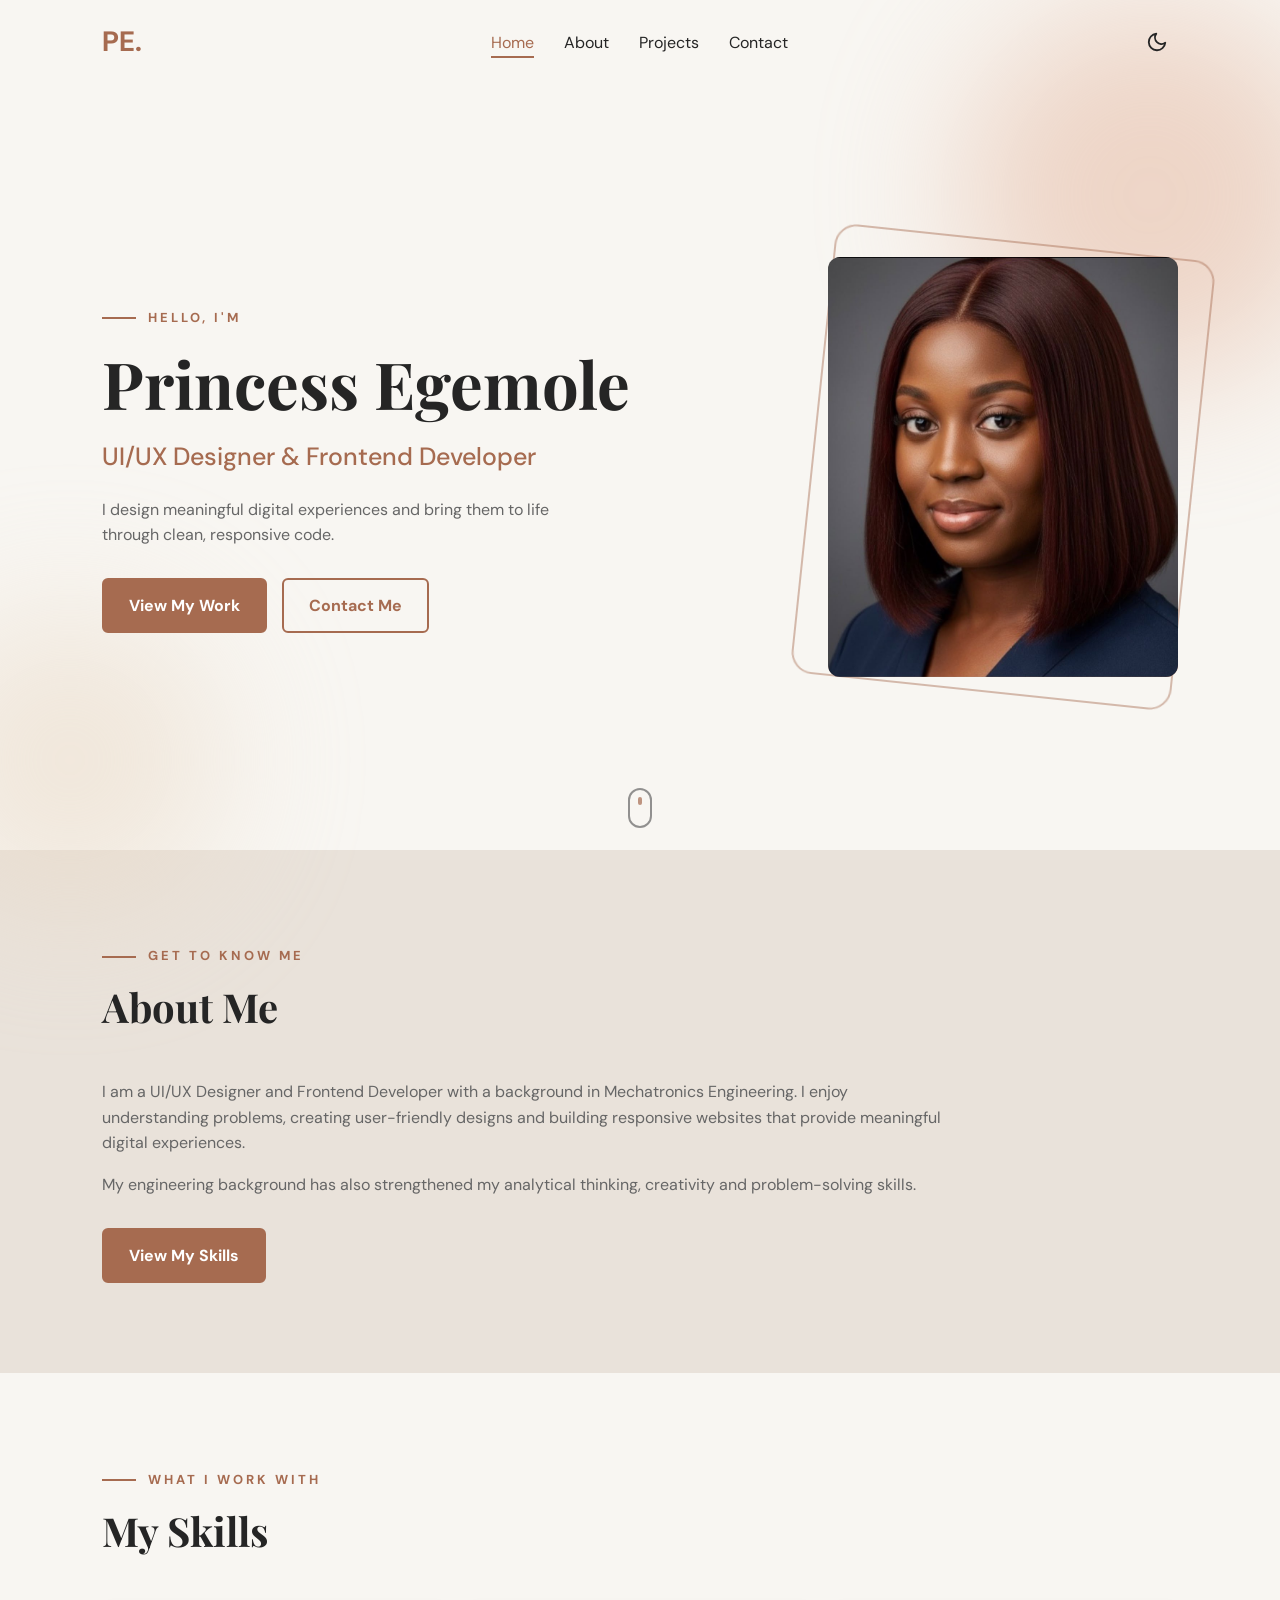
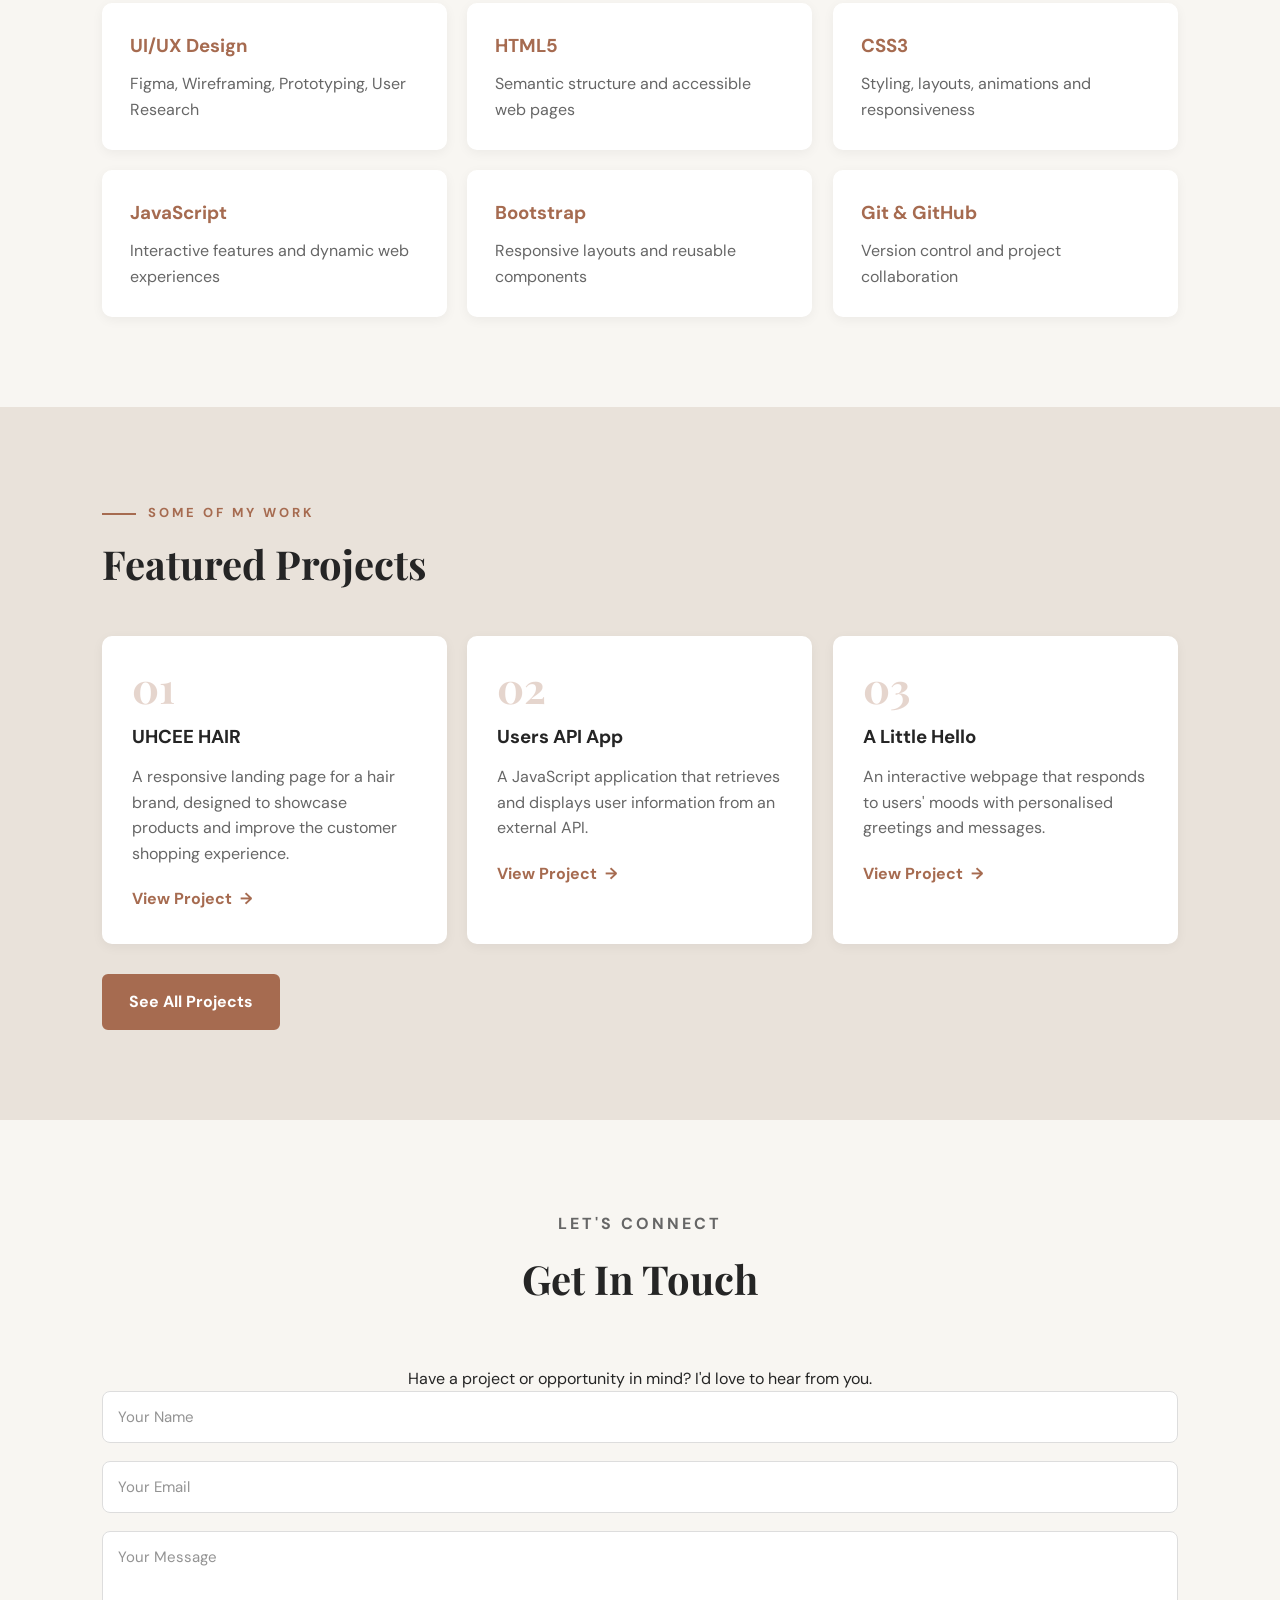
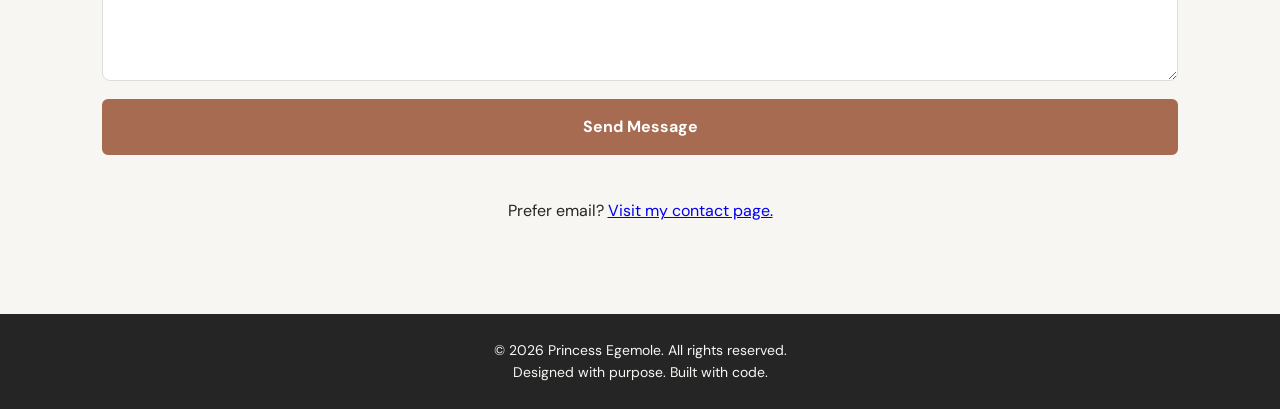
<file: index.html>
<!DOCTYPE html>
<html lang="en">
<head>
    <meta charset="UTF-8">
    <meta name="viewport" content="width=device-width, initial-scale=1.0">

    <meta name="description" content="Princess Egemole is a UI/UX Designer and Frontend Developer who designs meaningful digital experiences and builds them with clean, responsive code.">

    <meta name="theme-color" content="#F8F6F2">

    <title>Princess Egemole | UI/UX Designer & Frontend Developer</title>

    <!-- Apply saved theme before the page loads -->
    <script>
        (function () {
            var root = document.documentElement;
            root.classList.add("js");

            var theme = null;

            try {
                theme = localStorage.getItem("theme");
            } catch (e) {}

            if (!theme) {
                theme = window.matchMedia("(prefers-color-scheme: dark)").matches
                    ? "dark"
                    : "light";
            }

            root.dataset.theme = theme;
        })();
    </script>

    <!-- Google Fonts -->
    <link rel="preconnect" href="https://fonts.googleapis.com">
    <link rel="preconnect" href="https://fonts.gstatic.com" crossorigin>

    <link href="https://fonts.googleapis.com/css2?family=DM+Sans:wght@400;500;700&family=Playfair+Display:wght@600;700&display=swap" rel="stylesheet">

    <!-- Custom CSS -->
    <link rel="stylesheet" href="style.css">
</head>

<body>

    <!-- Skip Link -->
    <a href="#home" class="skip-link">Skip to content</a>

    <!-- Scroll Progress -->
    <div class="scroll-progress" aria-hidden="true"></div>


    <!-- Navigation -->
    <header>
        <nav class="navbar" aria-label="Main navigation">

            <a href="index.html" class="logo">PE.</a>

            <button
                class="menu-toggle"
                id="menu-toggle"
                type="button"
                aria-label="Open navigation"
                aria-expanded="false"
                aria-controls="nav-links">

                <span></span>
                <span></span>
                <span></span>

            </button>

            <ul class="nav-links" id="nav-links">

                <li>
                    <a href="index.html" class="active" aria-current="page">
                        Home
                    </a>
                </li>

                <li>
                    <a href="about.html">About</a>
                </li>

                <li>
                    <a href="project.html">Projects</a>
                </li>

                <li>
                    <a href="contact.html">Contact</a>
                </li>

            </ul>

            
<button class="theme-toggle" id="theme-toggle" aria-label="Toggle dark mode">
    <svg class="sun-icon" viewBox="0 0 24 24" fill="none" stroke="currentColor" stroke-width="2">
        <circle cx="12" cy="12" r="4"></circle>
        <path d="M12 2v2M12 20v2M4.93 4.93l1.42 1.42M17.65 17.65l1.42 1.42M2 12h2M20 12h2M4.93 19.07l1.42-1.42M17.65 6.35l1.42-1.42"></path>
    </svg>

    <svg class="moon-icon" viewBox="0 0 24 24" fill="none" stroke="currentColor" stroke-width="2">
        <path d="M21 12.79A9 9 0 1 1 11.21 3 7 7 0 0 0 21 12.79z"></path>
    </svg>
</button>


        </nav>
    </header>


    <main>

        <!-- Hero Section -->
        <section class="hero" id="home">

            <span class="orb orb-1" aria-hidden="true"></span>
            <span class="orb orb-2" aria-hidden="true"></span>

            <div class="hero-content">

                <p class="intro rise" style="--d:100">
                    HELLO, I'M
                </p>

                <h1>
                    <span class="word">
                        <span class="word-inner" style="--d:250">Princess</span>
                    </span>

                    <span class="word">
                        <span class="word-inner" style="--d:380">Egemole</span>
                    </span>
                </h1>

                <h2 class="rise" style="--d:560">
                    UI/UX Designer & Frontend Developer
                </h2>

                <p class="hero-description rise" style="--d:700">
                    I design meaningful digital experiences and bring
                    them to life through clean, responsive code.
                </p>

                <div class="hero-buttons rise" style="--d:850">

                    <a href="project.html" class="btn">
                        View My Work
                    </a>

                    <a href="contact.html" class="btn secondary-btn">
                        Contact Me
                    </a>

                </div>

            </div>


            <div class="hero-image">

                <div class="image-ring" aria-hidden="true"></div>

                <div class="image-frame">
                    <img
                        src="images/headshot.jpg"
                        alt="Portrait of Princess Egemole"
                        width="350"
                        height="420">
                </div>

            </div>

            <a
                href="#about"
                class="scroll-hint"
                aria-label="Scroll to the about section">

                <span></span>

            </a>

        </section>


        <!-- About Section -->
        <section class="about section-padding" id="about">

            <div class="section-heading" data-reveal>

                <p class="intro">GET TO KNOW ME</p>

                <h2>About Me</h2>

            </div>

            <p data-reveal>
                I am a UI/UX Designer and Frontend Developer with a background
                in Mechatronics Engineering. I enjoy understanding problems,
                creating user-friendly designs and building responsive
                websites that provide meaningful digital experiences.
            </p>

            <p data-reveal style="--delay:120ms">
                My engineering background has also strengthened my analytical
                thinking, creativity and problem-solving skills.
            </p>



            <div class="hero-buttons" data-reveal>
                <a href="about.html" class="btn">
                    View My Skills
                </a>
            </div>

        </section>


        <!-- Skills Section -->
        <section class="skills section-padding" id="skills">

            <div class="section-heading" data-reveal>

                <p class="intro">WHAT I WORK WITH</p>

                <h2>My Skills</h2>

            </div>

            <div class="skills-container">

                <div class="skill-card">
                    <h3>UI/UX Design</h3>
                    <p>Figma, Wireframing, Prototyping, User Research</p>
                </div>

                <div class="skill-card">
                    <h3>HTML5</h3>
                    <p>Semantic structure and accessible web pages</p>
                </div>

                <div class="skill-card">
                    <h3>CSS3</h3>
                    <p>Styling, layouts, animations and responsiveness</p>
                </div>

                <div class="skill-card">
                    <h3>JavaScript</h3>
                    <p>Interactive features and dynamic web experiences</p>
                </div>

                <div class="skill-card">
                    <h3>Bootstrap</h3>
                    <p>Responsive layouts and reusable components</p>
                </div>

                <div class="skill-card">
                    <h3>Git & GitHub</h3>
                    <p>Version control and project collaboration</p>
                </div>

            </div>

        </section>


        <!-- Projects Section -->
        <section class="projects section-padding" id="projects">

            <div class="section-heading" data-reveal>

                <p class="intro">SOME OF MY WORK</p>

                <h2>Featured Projects</h2>

            </div>

            <div class="projects-container">

                <div class="project-card">

                    <div class="project-content">

                        <h3>UHCEE HAIR</h3>

                        <p>
                            A responsive landing page for a hair brand,
                            designed to showcase products and improve
                            the customer shopping experience.
                        </p>

                        <a href="project.html"
                           class="project-link"
                           target="_blank"
                           rel="noopener noreferrer">

                            View Project
                            <span class="arrow" aria-hidden="true">→</span>

                        </a>

                    </div>

                </div>


                <div class="project-card">

                    <div class="project-content">

                        <h3>Users API App</h3>

                        <p>
                            A JavaScript application that retrieves and
                            displays user information from an external API.
                        </p>

                        <a href="project.html"
                           class="project-link">

                            View Project
                            <span class="arrow" aria-hidden="true">→</span>

                        </a>

                    </div>

                </div>


                <div class="project-card">

                    <div class="project-content">

                        <h3>A Little Hello</h3>

                        <p>
                            An interactive webpage that responds to users'
                            moods with personalised greetings and messages.
                        </p>

                        <a href="project.html"
                           class="project-link">

                            View Project
                            <span class="arrow" aria-hidden="true">→</span>

                        </a>

                    </div>

                </div>

            </div>

            <div class="hero-buttons" data-reveal>
                <a href="project.html" class="btn">
                    See All Projects
                </a>
            </div>

        </section>


        <!-- Contact Section -->
        <section class="contact section-padding" id="contact">

            <div class="section-heading" data-reveal>

                <p class="intro">LET'S CONNECT</p>

                <h2>Get In Touch</h2>

            </div>

            <p data-reveal>
                Have a project or opportunity in mind?
                I'd love to hear from you.
            </p>

            <form
                id="home-contact-form"
                action="https://formspree.io/f/mrpqgqzr"
                method="post"
                novalidate
                data-reveal
                style="--delay:120ms">

                <input
                    type="text"
                    id="name"
                    name="name"
                    placeholder="Your Name"
                    aria-label="Your name"
                    autocomplete="name"
                    required>

                <input
                    type="email"
                    id="email"
                    name="email"
                    placeholder="Your Email"
                    aria-label="Your email"
                    autocomplete="email"
                    required>

                <textarea
                    id="message"
                    name="message"
                    placeholder="Your Message"
                    aria-label="Your message"
                    required
                    minlength="10"></textarea>

                <button type="submit" class="btn">
                    Send Message
                </button>

                <p
                    id="form-feedback"
                    role="status"
                    aria-live="polite">
                </p>

            </form>

            <p data-reveal>
                Prefer email?
                <a href="contact.html">Visit my contact page.</a>
            </p>

        </section>

    </main>


    <!-- Footer -->
    <footer>

        <p>© 2026 Princess Egemole. All rights reserved.</p>

        <p>Designed with purpose. Built with code.</p>

    </footer>


    <!-- Custom JavaScript -->
    <script src="script.js"></script>

</body>
</html>
</file>
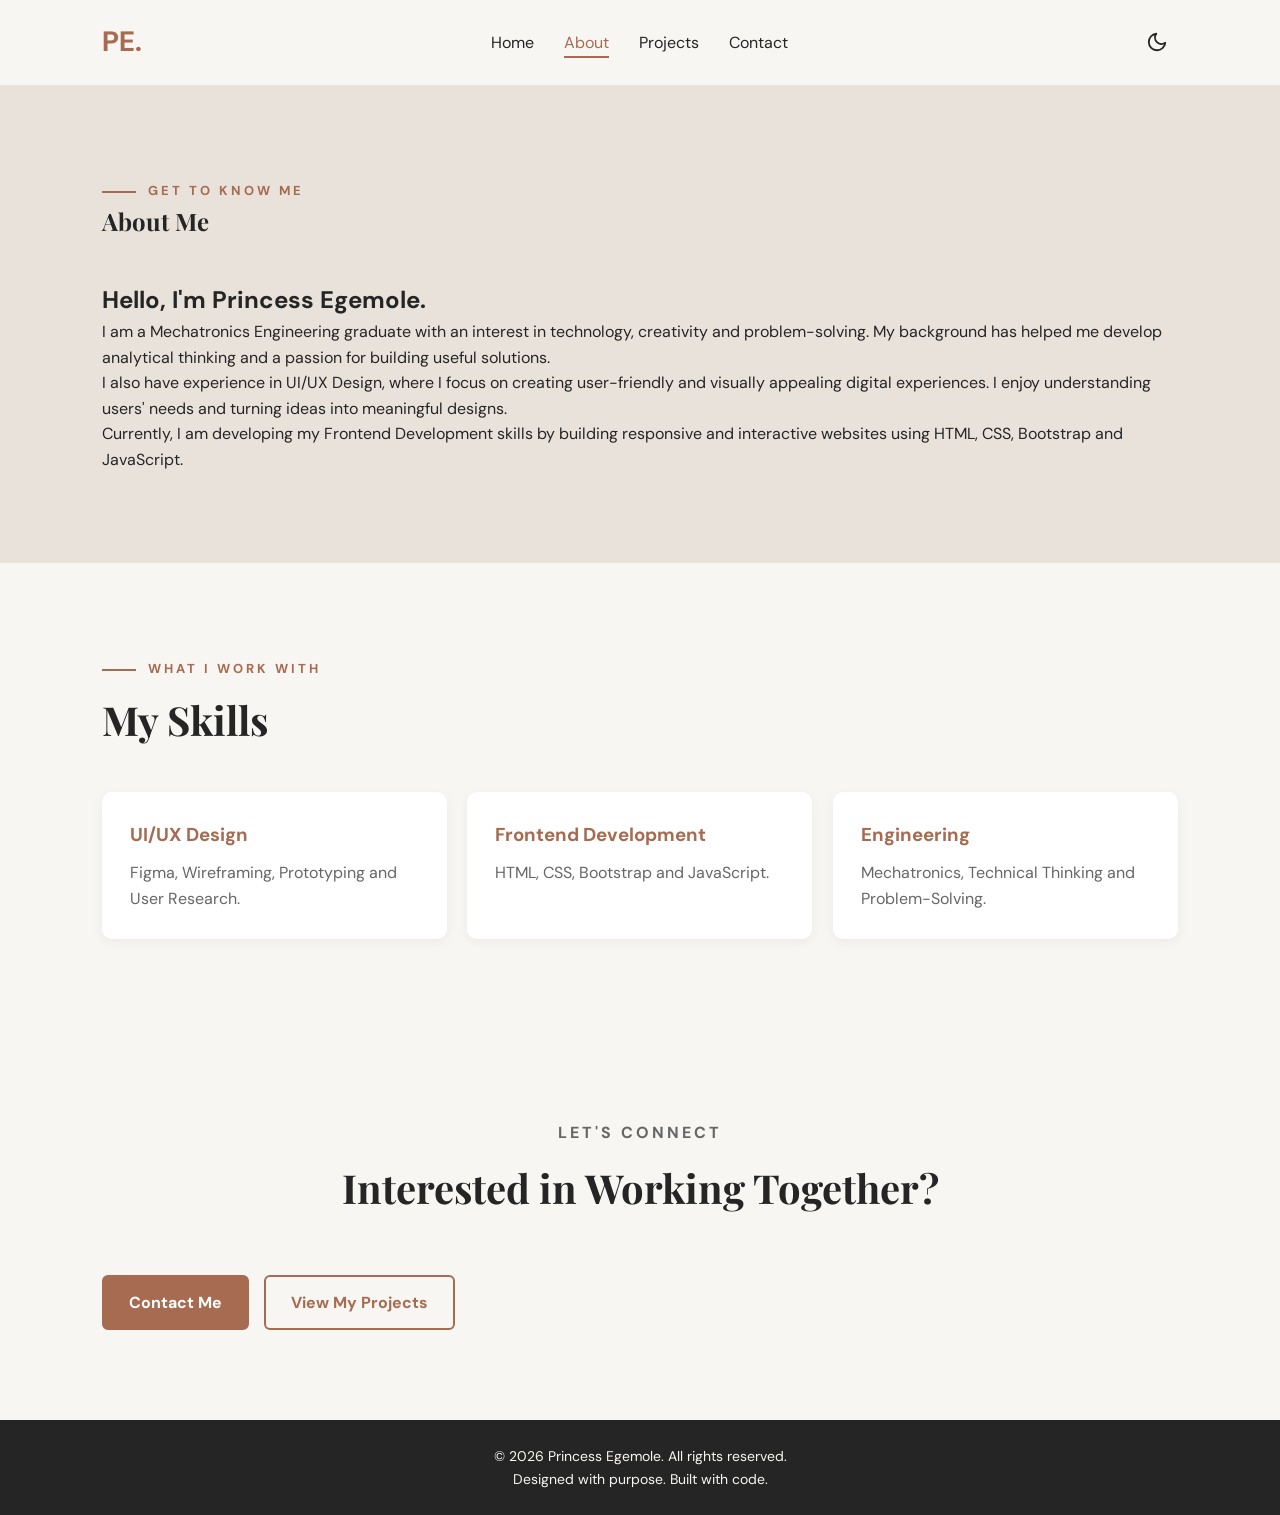
<file: about.html>
<!DOCTYPE html>
<html lang="en">
<head>
    <meta charset="UTF-8">
    <meta name="viewport" content="width=device-width, initial-scale=1.0">

    <meta name="description" content="Learn more about Princess Egemole, her background in Mechatronics Engineering, UI/UX Design and Frontend Development.">

    <meta name="theme-color" content="#F8F6F2">

    <title>About Me | Princess Egemole</title>

    <!-- Apply saved theme before the page loads -->
    <script>
        (function () {
            var root = document.documentElement;
            root.classList.add("js");

            var theme = null;

            try {
                theme = localStorage.getItem("theme");
            } catch (e) {}

            if (!theme) {
                theme = window.matchMedia("(prefers-color-scheme: dark)").matches
                    ? "dark"
                    : "light";
            }

            root.dataset.theme = theme;
        })();
    </script>

    <!-- Google Fonts -->
    <link rel="preconnect" href="https://fonts.googleapis.com">
    <link rel="preconnect" href="https://fonts.gstatic.com" crossorigin>

    <link href="https://fonts.googleapis.com/css2?family=DM+Sans:wght@400;500;700&family=Playfair+Display:wght@600;700&display=swap" rel="stylesheet">

    <!-- Custom CSS -->
    <link rel="stylesheet" href="style.css">
</head>

<body>

    <!-- Skip Link -->
    <a href="#about" class="skip-link">Skip to content</a>

    <!-- Scroll Progress -->
    <div class="scroll-progress" aria-hidden="true"></div>


    <!-- Navigation -->
    <header>
        <nav class="navbar" aria-label="Main navigation">

            <a href="index.html" class="logo">PE.</a>

            <button
                class="menu-toggle"
                id="menu-toggle"
                type="button"
                aria-label="Open navigation"
                aria-expanded="false"
                aria-controls="nav-links">

                <span></span>
                <span></span>
                <span></span>

            </button>

            <ul class="nav-links" id="nav-links">

                <li>
                    <a href="index.html">Home</a>
                </li>

                <li>
                    <a href="about.html" class="active" aria-current="page">
                        About
                    </a>
                </li>

                <li>
                    <a href="project.html">Projects</a>
                </li>

                <li>
                    <a href="contact.html">Contact</a>
                </li>

            </ul>

            
<button class="theme-toggle" id="theme-toggle" aria-label="Toggle dark mode">
    <svg class="sun-icon" viewBox="0 0 24 24" fill="none" stroke="currentColor" stroke-width="2">
        <circle cx="12" cy="12" r="4"></circle>
        <path d="M12 2v2M12 20v2M4.93 4.93l1.42 1.42M17.65 17.65l1.42 1.42M2 12h2M20 12h2M4.93 19.07l1.42-1.42M17.65 6.35l1.42-1.42"></path>
    </svg>

    <svg class="moon-icon" viewBox="0 0 24 24" fill="none" stroke="currentColor" stroke-width="2">
        <path d="M21 12.79A9 9 0 1 1 11.21 3 7 7 0 0 0 21 12.79z"></path>
    </svg>
</button>

        </nav>
    </header>


    <main>

        <!-- About Section -->
        <section class="about section-padding" id="about">

            <div class="section-heading" data-reveal>

                <p class="intro">GET TO KNOW ME</p>

                <h1>About Me</h1>

            </div>

            <div class="about-content" data-reveal>

                <h2>Hello, I'm Princess Egemole.</h2>

                <p>
                    I am a Mechatronics Engineering graduate with an interest
                    in technology, creativity and problem-solving. My background
                    has helped me develop analytical thinking and a passion
                    for building useful solutions.
                </p>

                <p>
                    I also have experience in UI/UX Design, where I focus on
                    creating user-friendly and visually appealing digital
                    experiences. I enjoy understanding users' needs and turning
                    ideas into meaningful designs.
                </p>

                <p>
                    Currently, I am developing my Frontend Development skills
                    by building responsive and interactive websites using
                    HTML, CSS, Bootstrap and JavaScript.
                </p>

            </div>

        </section>


        <!-- Skills Section -->
        <section class="skills section-padding" id="skills">

            <div class="section-heading" data-reveal>

                <p class="intro">WHAT I WORK WITH</p>

                <h2>My Skills</h2>

            </div>

            <div class="skills-container">

                <div class="skill-card" data-reveal>

                    <h3>UI/UX Design</h3>

                    <p>
                        Figma, Wireframing, Prototyping and User Research.
                    </p>

                </div>

                <div class="skill-card" data-reveal>

                    <h3>Frontend Development</h3>

                    <p>
                        HTML, CSS, Bootstrap and JavaScript.
                    </p>

                </div>

                <div class="skill-card" data-reveal>

                    <h3>Engineering</h3>

                    <p>
                        Mechatronics, Technical Thinking and Problem-Solving.
                    </p>

                </div>

            </div>

        </section>


        <!-- Call to Action -->
        <section class="contact section-padding">

            <div class="section-heading" data-reveal>

                <p class="intro">LET'S CONNECT</p>

                <h2>Interested in Working Together?</h2>

            </div>

            <div class="hero-buttons" data-reveal>

                <a href="contact.html" class="btn">
                    Contact Me
                </a>

                <a href="project.html" class="btn secondary-btn">
                    View My Projects
                </a>

            </div>

        </section>

    </main>


    <!-- Footer -->
    <footer>

        <p>© 2026 Princess Egemole. All rights reserved.</p>

        <p>Designed with purpose. Built with code.</p>

    </footer>


    <!-- Custom JavaScript -->
    <script src="script.js"></script>

</body>
</html>
</file>
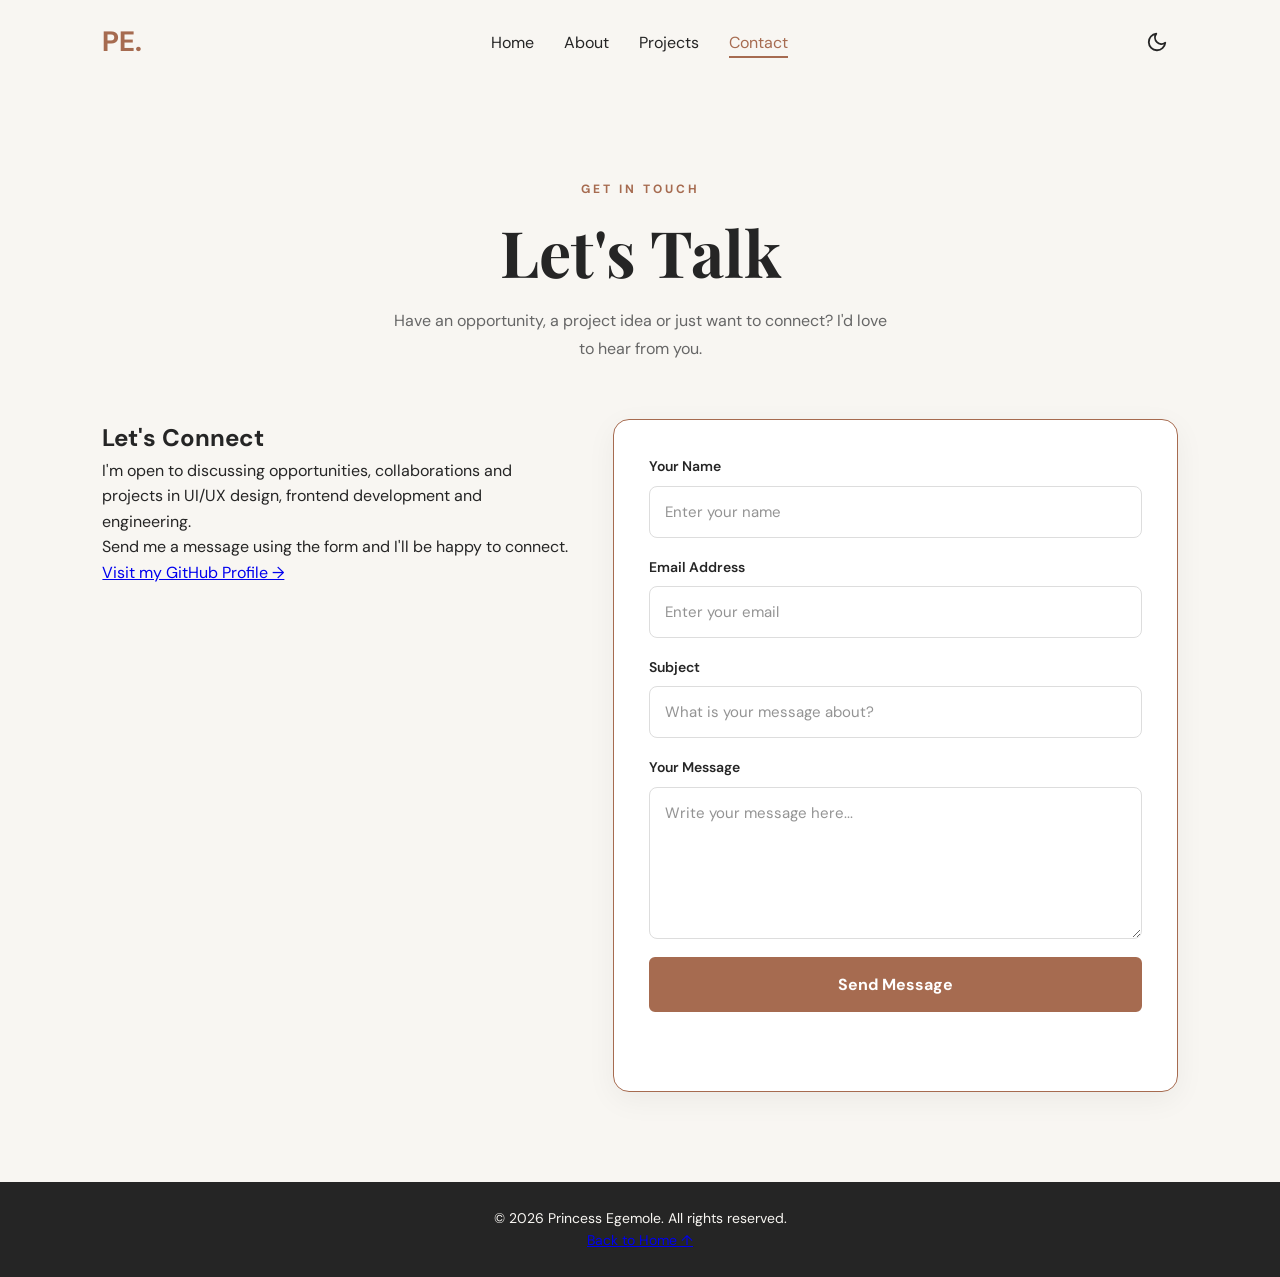
<file: contact.html>
<!DOCTYPE html>
<html lang="en">
<head>
    <meta charset="UTF-8">
    <meta name="viewport" content="width=device-width, initial-scale=1.0">

    <meta name="description" content="Get in touch with Princess Egemole for collaborations, opportunities and projects.">

    <meta name="theme-color" content="#ffffff">

    <title>Contact | Princess Egemole</title>

    <script>
        (function () {
            document.documentElement.classList.add("js");

            const savedTheme = localStorage.getItem("theme");
            const preferredTheme = window.matchMedia("(prefers-color-scheme: dark)").matches
                ? "dark"
                : "light";

            document.documentElement.setAttribute(
                "data-theme",
                savedTheme || preferredTheme
            );
        })();
    </script>

    <link rel="preconnect" href="https://fonts.googleapis.com">
    <link rel="preconnect" href="https://fonts.gstatic.com" crossorigin>

    <link href="https://fonts.googleapis.com/css2?family=DM+Sans:wght@400;500;600;700&family=Playfair+Display:wght@500;600;700&display=swap" rel="stylesheet">

    <link rel="stylesheet" href="style.css">
</head>

<body>

    <a href="#main-content" class="skip-link">Skip to content</a>

    <div class="scroll-progress"></div>

    <!-- Navigation -->
    <header class="navbar">

        <a href="index.html" class="logo">PE.</a>

        <nav>
            <ul class="nav-links" id="nav-links">
                <li><a href="index.html">Home</a></li>
                <li><a href="about.html">About</a></li>
                <li><a href="project.html">Projects</a></li>
                <li><a href="contact.html" class="active" aria-current="page">Contact</a></li>
            </ul>
        </nav>

        <div class="nav-actions">

            <button class="theme-toggle" id="theme-toggle" type="button" aria-label="Toggle dark mode">

                <svg class="sun-icon" viewBox="0 0 24 24" fill="none" stroke="currentColor" stroke-width="2">
                    <circle cx="12" cy="12" r="4"></circle>
                    <path d="M12 2v2M12 20v2M4.93 4.93l1.42 1.42M17.65 17.65l1.42 1.42M2 12h2M20 12h2M4.93 19.07l1.42-1.42M17.65 6.35l1.42-1.42"></path>
                </svg>

                <svg class="moon-icon" viewBox="0 0 24 24" fill="none" stroke="currentColor" stroke-width="2">
                    <path d="M21 12.79A9 9 0 1 1 11.21 3 7 7 0 0 0 21 12.79z"></path>
                </svg>

            </button>

            <button class="menu-toggle" id="menu-toggle" type="button" aria-label="Open navigation menu" aria-expanded="false">
                <span></span>
                <span></span>
                <span></span>
            </button>

        </div>

    </header>

    <main id="main-content">

        <!-- Contact Section -->
        <section class="contact section-padding" id="contact">

            <div class="section-heading" data-reveal>

                <span class="section-label">GET IN TOUCH</span>

                <h1>Let's Talk</h1>

                <p>
                    Have an opportunity, a project idea or just want to connect?
                    I'd love to hear from you.
                </p>

            </div>

            <div class="contact-container" data-reveal>

                <div class="contact-info">

                    <h2>Let's Connect</h2>

                    <p>
                        I'm open to discussing opportunities, collaborations
                        and projects in UI/UX design, frontend development
                        and engineering.
                    </p>

                    <p>
                        Send me a message using the form and I'll be happy
                        to connect.
                    </p>

                    <a href="https://github.com/princessbuilds"
                       target="_blank"
                       rel="noopener noreferrer">
                        Visit my GitHub Profile →
                    </a>

                </div>

                <!-- Form Card -->
                <div class="contact-form-card">

                    <form id="contact-form" action="https://formspree.io/f/mrpqgqzr" method="POST" novalidate>

                        <div class="form-group">
                            <label for="name">Your Name</label>
                            <input
                                type="text"
                                id="name"
                                name="name"
                                placeholder="Enter your name"
                                required
                            >
                        </div>

                        <div class="form-group">
                            <label for="email">Email Address</label>
                            <input
                                type="email"
                                id="email"
                                name="email"
                                placeholder="Enter your email"
                                required
                            >
                        </div>

                        <div class="form-group">
                            <label for="subject">Subject</label>
                            <input
                                type="text"
                                id="subject"
                                name="subject"
                                placeholder="What is your message about?"
                                required
                            >
                        </div>

                        <div class="form-group">
                            <label for="message">Your Message</label>
                            <textarea
                                id="message"
                                name="message"
                                rows="6"
                                placeholder="Write your message here..."
                                required
                            ></textarea>
                        </div>

                        <button type="submit" class="btn btn-primary">
                            Send Message
                        </button>

                        <p id="form-feedback" role="status" aria-live="polite"></p>

                    </form>

                </div>

            </div>

        </section>

    </main>

    <!-- Footer -->
    <footer class="footer">

        <p>© 2026 Princess Egemole. All rights reserved.</p>

        <a href="index.html">Back to Home ↑</a>

    </footer>

    <script src="script.js"></script>

</body>
</html>
</file>
<file: style.css>
/* =========================================================
   DESIGN TOKENS
   ========================================================= */

:root {
    --bg: #F8F6F2;
    --bg-alt: #E9E2DA;
    --surface: #FFFFFF;
    --text: #252525;
    --muted: #666666;
    --accent: #A66B50;
    --accent-dark: #87543D;
    --on-accent: #FFFFFF;
    --border: #DDDDDD;
    --error: #C0392B;
    --footer-bg: #252525;
    --shadow-sm: 0 3px 12px rgba(0, 0, 0, 0.05);
    --shadow-lg: 0 18px 40px rgba(0, 0, 0, 0.12);

    --ease-out: cubic-bezier(0.22, 1, 0.36, 1);
    --ease-spring: cubic-bezier(0.34, 1.56, 0.64, 1);

    color-scheme: light;
}

:root[data-theme="dark"] {
    --bg: #252525;
    --bg-alt: #2F2F2F;
    --surface: #3A3A3A;
    --text: #F8F6F2;
    --muted: #CCCCCC;
    --accent: #D9946F;
    --accent-dark: #C27D58;
    --on-accent: #1F1F1F;
    --border: #666666;
    --error: #FF8A7A;
    --footer-bg: #1A1A1A;
    --shadow-sm: 0 3px 12px rgba(0, 0, 0, 0.25);
    --shadow-lg: 0 18px 40px rgba(0, 0, 0, 0.45);

    color-scheme: dark;
}


/* =========================================================
   GENERAL STYLING
   ========================================================= */

* {
    margin: 0;
    padding: 0;
    box-sizing: border-box;
}

html {
    scroll-behavior: smooth;
    scroll-padding-top: 70px;
}

body {
    font-family: "DM Sans", Arial, sans-serif;
    background-color: var(--bg);
    color: var(--text);
    line-height: 1.6;
}

h1,
.section-heading h2 {
    font-family: "Playfair Display", Georgia, serif;
}

::selection {
    background: var(--accent);
    color: var(--on-accent);
}

:focus-visible {
    outline: 2px solid var(--accent);
    outline-offset: 3px;
}

.skip-link {
    position: absolute;
    top: -60px;
    left: 8%;
    z-index: 2000;
    background: var(--accent);
    color: var(--on-accent);
    padding: 10px 18px;
    border-radius: 6px;
    text-decoration: none;
    transition: top 0.3s var(--ease-out);
}

.skip-link:focus {
    top: 12px;
}


/* =========================================================
   SCROLL PROGRESS BAR
   ========================================================= */

.scroll-progress {
    position: fixed;
    top: 0;
    left: 0;
    width: 100%;
    height: 3px;
    background: linear-gradient(90deg, var(--accent), var(--accent-dark));
    transform-origin: 0 50%;
    transform: scaleX(var(--progress, 0));
    z-index: 1100;
    pointer-events: none;
}


/* =========================================================
   NAVIGATION
   ========================================================= */

header {
    position: sticky;
    top: 0;
    z-index: 1000;
    padding: 20px 8%;
    transition: transform 0.5s var(--ease-out),
                padding 0.4s var(--ease-out),
                background-color 0.4s ease,
                box-shadow 0.4s ease;
}

header.scrolled {
    padding-top: 12px;
    padding-bottom: 12px;
    background-color: color-mix(in srgb, var(--bg) 82%, transparent);
    -webkit-backdrop-filter: blur(14px) saturate(1.4);
    backdrop-filter: blur(14px) saturate(1.4);
    box-shadow: 0 1px 0 color-mix(in srgb, var(--text) 8%, transparent);
}

header.header-hidden {
    transform: translateY(-100%);
}

header:focus-within {
    transform: none;
}

header.menu-open {
    background-color: var(--bg);
}

.navbar {
    display: flex;
    align-items: center;
    justify-content: space-between;
    flex-wrap: nowrap;
}

.logo {
    display: inline-block;
    color: var(--accent);
    font-size: 28px;
    font-weight: 700;
    text-decoration: none;
    transition: transform 0.4s var(--ease-spring);
}

.logo:hover {
    transform: scale(1.1) rotate(-4deg);
}

.nav-links {
    display: flex;
    list-style: none;
    gap: 30px;
}

.nav-links a {
    text-decoration: none;
    color: var(--text);
    position: relative;
    transition: color 0.3s ease;
}

.nav-links a::after {
    content: "";
    position: absolute;
    width: 0;
    height: 2px;
    bottom: -5px;
    left: 0;
    background-color: var(--accent);
    transition: width 0.4s var(--ease-out);
}

.nav-links a:hover::after,
.nav-links a.active::after {
    width: 100%;
}

.nav-links a:hover,
.nav-links a.active {
    color: var(--accent);
}

/* Keep both navigation buttons together */

.nav-actions {
    display: flex;
    align-items: center;
    justify-content: center;
    flex-direction: row;
    gap: 8px;
    flex-shrink: 0;
}

.menu-toggle,
.theme-toggle {
    border: none;
    background: none;
    cursor: pointer;
    color: var(--text);
    flex-shrink: 0;
}

/* Theme toggle */

.theme-toggle {
    position: relative;
    display: grid;
    place-items: center;
    width: 42px;
    height: 42px;
    border-radius: 50%;
    transition: background-color 0.3s ease,
                transform 0.4s var(--ease-spring);
}

.theme-toggle:hover {
    background-color: var(--bg-alt);
    transform: rotate(15deg);
}

.theme-toggle svg {
    grid-area: 1 / 1;
    width: 22px;
    height: 22px;
    fill: none;
    stroke: currentColor;
    stroke-width: 2;
    stroke-linecap: round;
    stroke-linejoin: round;
    transition: transform 0.6s var(--ease-spring),
                opacity 0.35s ease;
}

/* Light mode: show moon */

.theme-toggle .sun-icon {
    opacity: 0;
    transform: rotate(-90deg) scale(0.4);
}

.theme-toggle .moon-icon {
    opacity: 1;
    transform: none;
}

/* Dark mode: show sun */

:root[data-theme="dark"] .theme-toggle .sun-icon {
    opacity: 1;
    transform: none;
}

:root[data-theme="dark"] .theme-toggle .moon-icon {
    opacity: 0;
    transform: rotate(90deg) scale(0.4);
}

/* Hamburger menu */

.menu-toggle {
    display: none;
    position: relative;
    width: 42px;
    height: 42px;
    border-radius: 50%;
}

.menu-toggle span {
    position: absolute;
    left: 10px;
    right: 10px;
    height: 2px;
    border-radius: 2px;
    background-color: var(--text);
    transition: top 0.45s var(--ease-out),
                transform 0.45s var(--ease-out),
                opacity 0.25s ease;
}

.menu-toggle span:nth-child(1) {
    top: 14px;
}

.menu-toggle span:nth-child(2) {
    top: 20px;
}

.menu-toggle span:nth-child(3) {
    top: 26px;
}

.menu-toggle[aria-expanded="true"] span:nth-child(1) {
    top: 20px;
    transform: rotate(45deg);
}

.menu-toggle[aria-expanded="true"] span:nth-child(2) {
    opacity: 0;
    transform: scaleX(0);
}

.menu-toggle[aria-expanded="true"] span:nth-child(3) {
    top: 20px;
    transform: rotate(-45deg);
}


/* =========================================================
   HERO SECTION
   ========================================================= */

.hero {
    position: relative;
    min-height: 85vh;
    padding: 70px 8%;
    display: flex;
    align-items: center;
    justify-content: space-between;
    gap: 50px;
    overflow-x: clip;
}

.hero-content,
.hero-image {
    position: relative;
    z-index: 1;
}

.hero-content {
    max-width: 600px;
}

.orb {
    position: absolute;
    z-index: 0;
    border-radius: 50%;
    filter: blur(70px);
    opacity: 0.5;
    pointer-events: none;
    animation: drift 14s ease-in-out infinite alternate;
}

.orb-1 {
    width: 380px;
    height: 380px;
    background: #E3B49C;
    top: -80px;
    right: -60px;
}

.orb-2 {
    width: 300px;
    height: 300px;
    background: #E9D8C4;
    bottom: -60px;
    left: -80px;
    animation-duration: 18s;
    animation-delay: -6s;
}

:root[data-theme="dark"] .orb {
    opacity: 0.16;
}

@keyframes drift {
    to {
        transform: translate(40px, 30px) scale(1.12);
    }
}

.intro {
    display: inline-flex;
    align-items: center;
    gap: 12px;
    color: var(--accent);
    letter-spacing: 3px;
    font-size: 13px;
    font-weight: 700;
}

.intro::before {
    content: "";
    width: 34px;
    height: 2px;
    background-color: currentColor;
    transform-origin: left center;
    transition: transform 0.9s var(--ease-out) 0.25s;
}

.js .section-heading:not(.is-visible) .intro::before {
    transform: scaleX(0);
}

.hero .intro::before {
    animation: lineGrow 1s var(--ease-out) 0.45s both;
}

.contact .intro::before {
    display: none;
}

@keyframes lineGrow {
    from {
        transform: scaleX(0);
    }
}

.word {
    display: inline-block;
    vertical-align: top;
    overflow: hidden;
    padding-bottom: 0.14em;
    margin-bottom: -0.14em;
}

.word-inner {
    display: inline-block;
    animation: wordUp 1s var(--ease-out) both;
    animation-delay: calc(var(--d, 0) * 1ms);
}

@keyframes wordUp {
    from {
        transform: translateY(110%);
    }
    to {
        transform: translateY(0);
    }
}

.rise {
    animation: rise 0.9s var(--ease-out) both;
    animation-delay: calc(var(--d, 0) * 1ms);
}

@keyframes rise {
    from {
        opacity: 0;
        transform: translateY(28px);
    }
    to {
        opacity: 1;
        transform: translateY(0);
    }
}

.hero h1 {
    font-size: clamp(38px, 6vw, 65px);
    line-height: 1.2;
    margin: 15px 0;
}

.hero h2 {
    color: var(--accent);
    font-size: clamp(19px, 2.4vw, 25px);
    font-weight: 500;
    margin-bottom: 20px;
}

.hero-description {
    max-width: 480px;
    margin-bottom: 30px;
    color: var(--muted);
}

.hero-buttons {
    display: flex;
    gap: 15px;
    flex-wrap: wrap;
}

.hero-image {
    flex-shrink: 0;
    translate: var(--px, 0px) var(--py, 0px);
    transition: translate 0.7s var(--ease-out);
}

.image-ring {
    position: absolute;
    inset: -16px;
    border: 2px solid var(--accent);
    border-radius: 22px;
    opacity: 0.45;
    rotate: 6deg;
    translate: calc(var(--px, 0px) * -1.2) calc(var(--py, 0px) * -1.2);
    transition: translate 0.7s var(--ease-out);
    animation: ringIn 1.4s var(--ease-out) 0.6s both;
}

@keyframes ringIn {
    from {
        opacity: 0;
        scale: 0.85;
    }
    to {
        opacity: 0.45;
        scale: 1;
    }
}

.image-frame {
    position: relative;
    width: 350px;
    height: 420px;
    overflow: hidden;
    border-radius: 12px;
    background: linear-gradient(135deg, var(--bg-alt), var(--accent));
    animation: frameReveal 1.4s var(--ease-out) 0.35s both,
               float 7s ease-in-out 1.8s infinite alternate;
}

.image-frame img {
    display: block;
    width: 100%;
    height: 100%;
    object-fit: cover;
    animation: imageZoom 1.9s var(--ease-out) 0.35s both;
}

@keyframes frameReveal {
    from {
        clip-path: inset(100% 0 0 0);
    }
    to {
        clip-path: inset(0 0 0 0);
    }
}

@keyframes imageZoom {
    from {
        transform: scale(1.3);
    }
    to {
        transform: scale(1);
    }
}

@keyframes float {
    to {
        transform: translateY(-14px);
    }
}

.scroll-hint {
    position: absolute;
    bottom: 22px;
    left: 50%;
    translate: -50% 0;
    z-index: 1;
    width: 24px;
    height: 40px;
    border: 2px solid var(--muted);
    border-radius: 14px;
    opacity: 0;
    animation: fadeIn 1s ease 2.2s forwards;
}

.scroll-hint span {
    position: absolute;
    top: 7px;
    left: 50%;
    width: 4px;
    height: 8px;
    margin-left: -2px;
    border-radius: 4px;
    background-color: var(--accent);
    animation: wheel 1.8s ease-in-out infinite;
}

@keyframes wheel {
    0% {
        opacity: 0;
        transform: translateY(0);
    }
    30% {
        opacity: 1;
    }
    80% {
        opacity: 0;
        transform: translateY(14px);
    }
    100% {
        opacity: 0;
        transform: translateY(14px);
    }
}

@keyframes fadeIn {
    to {
        opacity: 0.7;
    }
}


/* =========================================================
   BUTTONS
   ========================================================= */

.btn {
    position: relative;
    isolation: isolate;
    overflow: hidden;
    display: inline-block;
    background-color: var(--accent);
    color: var(--on-accent);
    padding: 13px 25px;
    border: 2px solid var(--accent);
    border-radius: 6px;
    font: inherit;
    font-weight: 700;
    text-decoration: none;
    cursor: pointer;
    transition: background-color 0.3s ease,
                border-color 0.3s ease,
                color 0.3s ease,
                box-shadow 0.3s ease,
                transform 0.35s var(--ease-spring),
                translate 0.25s ease-out;
}

.btn::before {
    content: "";
    position: absolute;
    inset: 0;
    z-index: -1;
    background: linear-gradient(110deg, transparent 30%, rgba(255, 255, 255, 0.35) 50%, transparent 70%);
    transform: translateX(-120%);
    transition: transform 0.7s var(--ease-out);
}

.btn:hover::before {
    transform: translateX(120%);
}

.btn:hover {
    background-color: var(--accent-dark);
    border-color: var(--accent-dark);
    box-shadow: 0 10px 22px color-mix(in srgb, var(--accent) 40%, transparent);
    transform: translateY(-3px);
}

.btn:active {
    transform: translateY(-1px) scale(0.97);
}

.secondary-btn {
    background-color: transparent;
    background-image: linear-gradient(var(--accent), var(--accent));
    background-repeat: no-repeat;
    background-position: bottom;
    background-size: 100% 0%;
    color: var(--accent);
    transition: background-size 0.45s var(--ease-out),
                color 0.3s ease,
                box-shadow 0.3s ease,
                transform 0.35s var(--ease-spring),
                translate 0.25s ease-out;
}

.secondary-btn:hover {
    background-color: transparent;
    background-size: 100% 100%;
    border-color: var(--accent);
    color: var(--on-accent);
}


/* =========================================================
   SCROLL REVEAL
   ========================================================= */

.js [data-reveal] {
    opacity: 0;
}

.js [data-reveal].is-visible {
    animation: revealUp 0.9s var(--ease-out) both;
    animation-delay: var(--delay, 0s);
}

@keyframes revealUp {
    from {
        opacity: 0;
        translate: 0 36px;
    }
    to {
        opacity: 1;
        translate: 0 0;
    }
}


/* =========================================================
   GENERAL SECTION STYLING
   ========================================================= */

.section-padding {
    padding: 90px 8%;
}

.section-heading {
    margin-bottom: 40px;
}

.section-heading h2 {
    font-size: clamp(30px, 4vw, 40px);
    margin-top: 8px;
}


/* =========================================================
   ABOUT SECTION
   ========================================================= */

.about {
    background-color: var(--bg-alt);
}

.about > p {
    max-width: 850px;
    color: var(--muted);
}

.about > p + p {
    margin-top: 1em;
}


/* =========================================================
   CARDS: SKILLS AND PROJECTS
   ========================================================= */

.skills-container,
.projects-container {
    display: grid;
    grid-template-columns: repeat(3, 1fr);
    gap: 20px;
}

.projects-container {
    counter-reset: project;
}

.skill-card,
.project-card {
    position: relative;
    overflow: hidden;
    background-color: var(--surface);
    border-radius: 10px;
    transform: perspective(900px)
               translateY(var(--lift, 0px))
               rotateX(var(--rx, 0deg))
               rotateY(var(--ry, 0deg));
    transition: transform 0.4s var(--ease-out),
                box-shadow 0.4s ease,
                background-color 0.3s ease;
}

.skill-card {
    padding: 28px;
    box-shadow: var(--shadow-sm);
}

.project-card {
    padding: 30px;
    box-shadow: var(--shadow-sm);
}

.skill-card:hover,
.project-card:hover {
    --lift: -8px;
    box-shadow: var(--shadow-lg);
}

.skill-card::before,
.project-card::before {
    content: "";
    position: absolute;
    inset: 0;
    background: radial-gradient(260px circle at var(--mx, 50%) var(--my, 50%),
                color-mix(in srgb, var(--accent) 20%, transparent),
                transparent 70%);
    opacity: 0;
    transition: opacity 0.4s ease;
    pointer-events: none;
}

.skill-card:hover::before,
.project-card:hover::before {
    opacity: 1;
}

.skill-card::after,
.project-card::after {
    content: "";
    position: absolute;
    left: 0;
    bottom: 0;
    width: 100%;
    height: 3px;
    background-color: var(--accent);
    transform: scaleX(0);
    transform-origin: left;
    transition: transform 0.55s var(--ease-out);
}

.skill-card:hover::after,
.project-card:hover::after {
    transform: scaleX(1);
}

.skill-card > *,
.project-content {
    position: relative;
}

.skill-card h3 {
    color: var(--accent);
    margin-bottom: 10px;
}

.skill-card p {
    color: var(--muted);
}

.project-content::before {
    counter-increment: project;
    content: counter(project, decimal-leading-zero);
    display: block;
    margin-bottom: 14px;
    font-family: "Playfair Display", Georgia, serif;
    font-size: 42px;
    font-weight: 700;
    line-height: 1;
    color: var(--accent);
    opacity: 0.28;
    transition: opacity 0.4s ease,
                transform 0.5s var(--ease-out);
}

.project-card:hover .project-content::before {
    opacity: 0.9;
    transform: translateX(6px);
}

.project-card h3 {
    margin-bottom: 12px;
}

.project-card p {
    color: var(--muted);
    margin-bottom: 20px;
}

.project-link {
    display: inline-flex;
    align-items: center;
    gap: 8px;
    padding-bottom: 2px;
    color: var(--accent);
    font-weight: 700;
    text-decoration: none;
    background: linear-gradient(currentColor, currentColor) left bottom / 0% 2px no-repeat;
    transition: background-size 0.45s var(--ease-out);
}

.project-link:hover,
.project-card:hover .project-link {
    background-size: 100% 2px;
}

.project-link .arrow {
    display: inline-block;
    transition: transform 0.4s var(--ease-spring);
}

.project-link:hover .arrow,
.project-card:hover .arrow {
    transform: translateX(6px);
}


/* =========================================================
   PROJECTS SECTION
   ========================================================= */

.projects {
    background-color: var(--bg-alt);
}


/* =========================================================
   CONTACT SECTION
   ========================================================= */

.contact {
    text-align: center;
}



.contact-container {
    display: grid;
    grid-template-columns: 1fr 1.2fr;
    align-items: start;
    gap: 40px;
    max-width: 1100px;
    margin: 40px auto 0;
    text-align: left;
}

.contact-info {
    text-align: left;
}

.contact-form-card {
    width: 100%;
    padding: 35px;
    background-color: var(--surface);
    border: 1.5px solid var(--accent);
    border-radius: 16px;
    box-shadow: 0 8px 30px rgba(0, 0, 0, 0.05);
}

.contact form {
    width: 100%;
    margin: 0;
    display: flex;
    flex-direction: column;
    gap: 18px;
    text-align: left;
}

.contact .form-group {
    display: flex;
    flex-direction: column;
    align-items: flex-start;
    width: 100%;
    gap: 8px;
}

.contact .form-group label {
    display: block;
    width: 100%;
    text-align: left;
    color: var(--text);
    font-size: 14px;
    font-weight: 600;
}


.contact input,
.contact textarea {
    width: 100%;
    padding: 15px;
    background-color: var(--surface);
    color: var(--text);
    border: 1.5px solid var(--border);
    border-radius: 8px;
    font-family: inherit;
    font-size: 15px;
    transition: border-color 0.3s ease,
                box-shadow 0.3s ease,
                background-color 0.3s ease,
                transform 0.35s var(--ease-out);
}

.contact input::placeholder,
.contact textarea::placeholder {
    color: var(--muted);
    opacity: 0.7;
}

.contact input:focus,
.contact textarea:focus {
    outline: none;
    border-color: var(--accent);
    box-shadow: 0 0 0 4px color-mix(in srgb, var(--accent) 22%, transparent);
    transform: translateY(-2px);
}

.contact input.invalid,
.contact textarea.invalid {
    border-color: var(--error);
    animation: shake 0.45s ease;
}

@keyframes shake {
    20% {
        translate: -7px 0;
    }
    40% {
        translate: 6px 0;
    }
    60% {
        translate: -4px 0;
    }
    80% {
        translate: 2px 0;
    }
}

.contact textarea {
    min-height: 150px;
    resize: vertical;
}

#form-feedback {
    min-height: 1.6em;
    color: var(--accent);
    font-weight: 700;
    opacity: 0;
    transform: translateY(8px);
    transition: opacity 0.4s ease,
                transform 0.5s var(--ease-out);
}

#form-feedback.visible {
    opacity: 1;
    transform: translateY(0);
}

#form-feedback.error {
    color: var(--error);
}

#form-feedback.success::before {
    content: "✓ ";
}

.contact .section-heading {
    max-width: 650px;
    margin: 0 auto 55px;
    text-align: center;
}

.contact .section-heading .section-label {
    display: inline-block;
    margin-bottom: 16px;
    color: var(--accent);
    font-size: 12px;
    font-weight: 700;
    letter-spacing: 3px;
}

.contact .section-heading h1 {
    margin-bottom: 18px;
    font-family: "Playfair Display", serif;
    font-size: clamp(42px, 6vw, 64px);
    line-height: 1.15;
}

.contact .section-heading p {
    max-width: 500px;
    margin: 0 auto;
    color: var(--muted);
    font-size: 16px;
    line-height: 1.8;
}


/* Spacing for About and Featured Projects buttons */
.about > .hero-buttons,
.projects > .hero-buttons {
    margin-top: 30px;
}



/* =========================================================
   FOOTER
   ========================================================= */

footer {
    background-color: var(--footer-bg);
    color: #F8F6F2;
    text-align: center;
    padding: 25px;
    font-size: 14px;
}


/* =========================================================
   THEME TRANSITION
   ========================================================= */

html.theme-transition *,
html.theme-transition *::before,
html.theme-transition *::after {
    transition: background-color 0.5s ease,
                color 0.5s ease,
                border-color 0.5s ease,
                box-shadow 0.5s ease !important;
}

::view-transition-old(root),
::view-transition-new(root) {
    animation: none;
    mix-blend-mode: normal;
}


/* =========================================================
   TABLET
   ========================================================= */

@media (max-width: 1024px) {

    .skills-container,
    .projects-container {
        grid-template-columns: repeat(2, 1fr);
    }
}

@media (max-height: 700px) {

    .scroll-hint {
        display: none;
    }
}


/* =========================================================
   MOBILE
   ========================================================= */

@media (max-width: 768px) {

    header {
        padding: 15px 6%;
    }

    header.scrolled {
        padding-top: 10px;
        padding-bottom: 10px;
    }

    .navbar {
        display: flex;
        align-items: center;
        justify-content: space-between;
        flex-wrap: wrap;
    }

    .logo {
        order: 1;
        margin-right: auto;
    }

    .nav-actions {
        order: 2;
        display: flex;
        flex-direction: row;
        align-items: center;
        justify-content: flex-end;
        gap: 8px;
        margin-left: auto;
    }

    .menu-toggle {
        display: block;
        margin: 0 8px 0 0;
        order: 2;
    }

    .theme-toggle{
        order: 3;
        margin: 0;
    }

    .navbar > nav {
        order: 3;
        flex-basis: 100%;
        width: 100%;
    }

    .nav-links {
        order: 4;
        display: flex;
        flex-direction: column;
        gap: 0;
        width: 100%;
        max-height: 0;
        overflow: hidden;
        opacity: 0;
        visibility: hidden;
        transition: max-height 0.55s var(--ease-out),
                    opacity 0.4s ease,
                    visibility 0s linear 0.55s;
    }

    .nav-links.open {
        max-height: 340px;
        opacity: 1;
        visibility: visible;
        transition: max-height 0.55s var(--ease-out),
                    opacity 0.4s ease,
                    visibility 0s;
    }

    .nav-links li {
        opacity: 0;
        translate: 0 -10px;
        transition: opacity 0.35s ease,
                    translate 0.45s var(--ease-out);
    }

    .nav-links.open li {
        opacity: 1;
        translate: 0 0;
        transition-delay: calc(var(--i, 0) * 60ms + 120ms);
    }

    .nav-links li:nth-child(1) {
        --i: 0;
    }

    .nav-links li:nth-child(2) {
        --i: 1;
    }

    .nav-links li:nth-child(3) {
        --i: 2;
    }

    .nav-links li:nth-child(4) {
        --i: 3;
    }

    .nav-links li:nth-child(5) {
        --i: 4;
    }

    .nav-links a {
        display: inline-block;
        padding: 10px 0;
    }

    .nav-links li:first-child {
        padding-top: 14px;
    }

    .hero {
        flex-direction: column-reverse;
        text-align: center;
        padding: 50px 6%;
        min-height: auto;
    }

    .image-frame {
        width: 260px;
        height: 310px;
    }

    .hero-description {
        margin-left: auto;
        margin-right: auto;
    }

    .hero-buttons {
        justify-content: center;
    }

    .scroll-hint {
        display: none;
    }

    .skills-container,
    .projects-container {
        grid-template-columns: 1fr;
    }

    .section-padding {
        padding: 64px 6%;
    }

    .contact-container{
        grid-template-columns: 1fr;
        gap: 30px;
    }

    .contact-form-card{
        padding: 24px 18px;
    }
}


/* =========================================================
   REDUCED MOTION ACCESSIBILITY
   ========================================================= */

@media (prefers-reduced-motion: reduce) {

    html {
        scroll-behavior: auto;
    }

    *,
    *::before,
    *::after {
        animation: none !important;
        transition: none !important;
    }

    .js [data-reveal] {
        opacity: 1;
    }

    .js .section-heading:not(.is-visible) .intro::before {
        transform: none;
    }

    .skill-card,
    .project-card {
        transform: none;
    }
}
</file>
